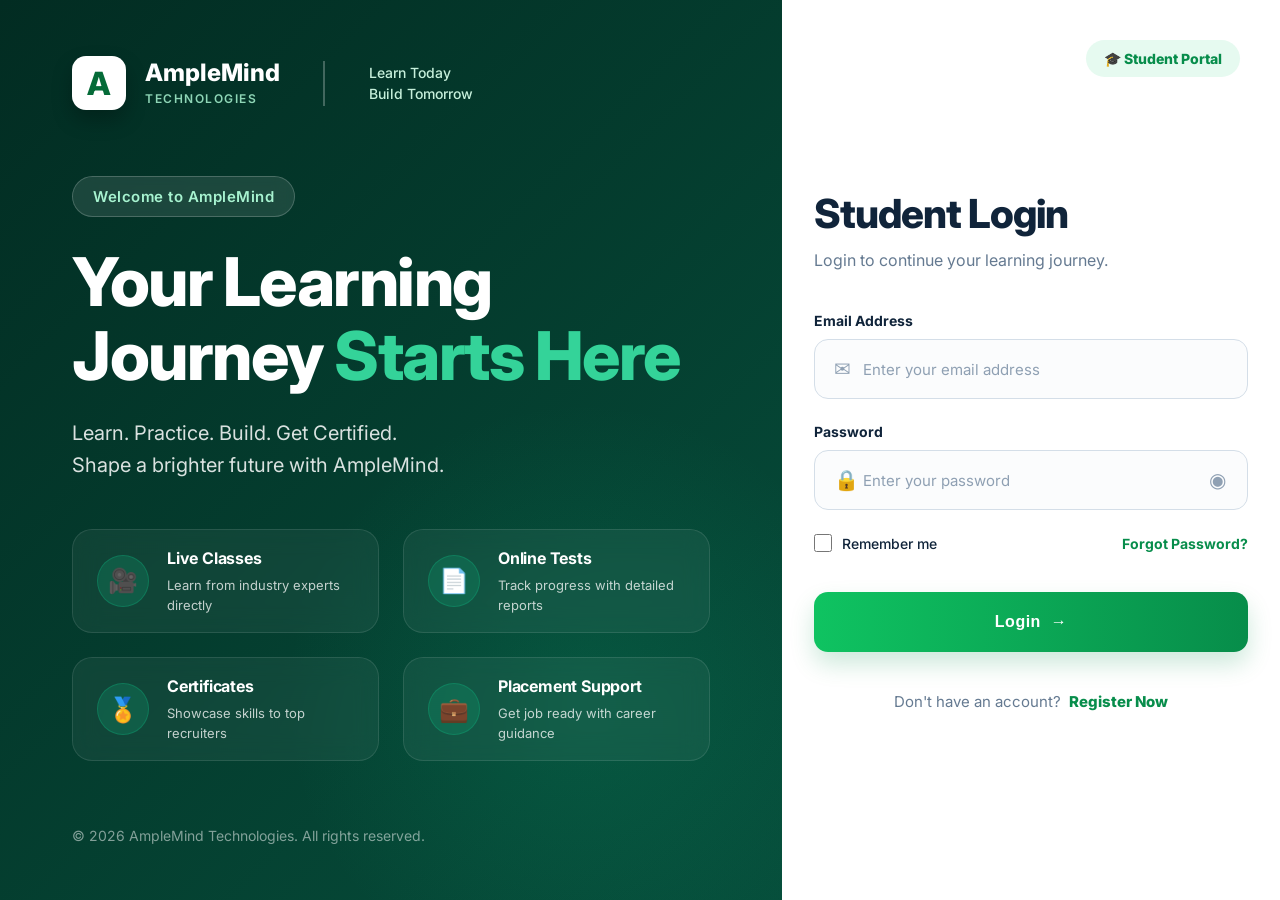
<file: frontend-live/student-login.html>
<!DOCTYPE html>
<html lang="en">
<head>
<meta charset="UTF-8">
<meta name="viewport" content="width=device-width, initial-scale=1.0, maximum-scale=1.0, user-scalable=0">
<meta name="theme-color" content="#022c22">
<title>Student Login | AmpleMind Technologies</title>
<link href="https://fonts.googleapis.com/css2?family=Inter:wght@400;500;600;700;800&display=swap" rel="stylesheet">
<style>
  :root {
    --primary: #078d4b;
    --text-dark: #10243a;
    --text-muted: #657a91;
    --white: #ffffff;
    --border: #d4dee8;
  }

  * { margin: 0; padding: 0; box-sizing: border-box; }

  body {
    font-family: 'Inter', sans-serif;
    background-color: var(--white);
    color: var(--text-dark);
    min-height: 100vh;
    -webkit-font-smoothing: antialiased;
  }

  .layout-wrapper {
    display: flex;
    min-height: 100vh;
    width: 100%;
  }

  /* ================= LEFT PANEL ================= */
  .left-panel {
    flex: 1.25;
    background: linear-gradient(135deg, #022c22 0%, #064e3b 100%);
    position: relative;
    display: flex;
    flex-direction: column;
    padding: 3.5rem 4.5rem;
    color: var(--white);
    overflow: hidden;
  }

  .left-panel::after {
    content: '';
    position: absolute;
    bottom: -150px;
    right: -150px;
    width: 700px;
    height: 700px;
    background: radial-gradient(circle, rgba(16, 185, 129, 0.15) 0%, transparent 60%);
    border-radius: 50%;
    z-index: 1;
  }

  .brand-header {
    display: flex;
    align-items: center;
    gap: 1.2rem;
    z-index: 10;
    margin-bottom: 3rem;
  }

  .logo-box {
    width: 54px;
    height: 54px;
    background: var(--white);
    color: #056b38;
    border-radius: 14px;
    display: flex;
    align-items: center;
    justify-content: center;
    font-size: 32px;
    font-weight: 800;
    box-shadow: 0 10px 20px rgba(0,0,0,0.25);
  }

  .logo-title { font-size: 24px; font-weight: 800; line-height: 1.1; }
  .logo-subtitle { font-size: 12px; font-weight: 600; letter-spacing: 1.5px; opacity: 0.85; margin-top: 4px; color: #a7f3d0; }
  
  .header-divider {
    width: 2px; height: 45px;
    background: rgba(255,255,255,0.25);
    margin: 0 1.5rem;
  }
  
  .header-slogan { font-size: 14px; line-height: 1.5; opacity: 0.95; font-weight: 500; color: #d1fae5; }

  .hero-content {
    flex: 1;
    display: flex;
    flex-direction: column;
    justify-content: center;
    width: 100%;
    max-width: 850px;
    position: relative;
    z-index: 10;
  }

  .welcome-badge {
    align-self: flex-start;
    padding: 10px 20px;
    background: rgba(255,255,255,0.1);
    border: 1px solid rgba(255,255,255,0.2);
    border-radius: 30px;
    font-size: 15px;
    font-weight: 600;
    margin-bottom: 28px;
    backdrop-filter: blur(10px);
    letter-spacing: 0.5px;
    color: #a7f3d0;
  }

  .hero-title {
    font-size: 4.2rem;
    font-weight: 800;
    line-height: 1.1;
    letter-spacing: -1.5px;
    margin-bottom: 24px;
  }

  .hero-title span { color: #34d399; }

  .hero-desc {
    font-size: 1.25rem;
    line-height: 1.6;
    color: rgba(255,255,255,0.85);
    margin-bottom: 48px;
    max-width: 600px;
  }

  .features-grid {
    display: grid;
    grid-template-columns: repeat(auto-fit, minmax(300px, 1fr));
    gap: 24px;
    width: 100%;
  }

  .feature-card {
    display: flex;
    align-items: center;
    gap: 18px;
    padding: 18px 24px;
    background: rgba(255, 255, 255, 0.05);
    border: 1px solid rgba(255,255,255,0.1);
    border-radius: 20px;
    backdrop-filter: blur(12px);
    transition: transform 0.3s, background 0.3s;
  }

  .feature-card:hover { 
    transform: translateY(-5px); 
    background: rgba(255, 255, 255, 0.08);
    border-color: rgba(255,255,255,0.2);
  }

  .feat-icon {
    width: 52px; height: 52px;
    background: rgba(16, 185, 129, 0.2);
    border: 1px solid rgba(16, 185, 129, 0.3);
    border-radius: 50%;
    display: flex;
    align-items: center;
    justify-content: center;
    font-size: 24px;
    flex-shrink: 0;
    color: #34d399;
  }

  .feat-text strong { display: block; font-size: 16px; margin-bottom: 6px; letter-spacing: -0.2px; }
  .feat-text small { font-size: 13px; opacity: 0.75; line-height: 1.4; }

  .footer-left {
    z-index: 10;
    font-size: 14px;
    color: rgba(255,255,255,0.5);
    margin-top: 3rem;
  }

  /* ================= RIGHT PANEL (FORM) ================= */
  .right-panel {
    flex: 0.85;
    display: flex;
    align-items: center;
    justify-content: center;
    padding: 2rem;
    position: relative;
    background: var(--white);
  }

  .form-container {
    width: 100%;
    max-width: 440px;
  }

  .portal-tag {
    position: absolute;
    top: 2.5rem;
    right: 2.5rem;
    display: flex;
    align-items: center;
    gap: 8px;
    padding: 10px 18px;
    background: #e6faf0;
    color: var(--primary);
    font-size: 14px;
    font-weight: 800;
    border-radius: 30px;
  }

  .form-header { margin-bottom: 2.5rem; }
  .form-title { font-size: 2.5rem; font-weight: 800; color: var(--text-dark); letter-spacing: -1px; margin-bottom: 10px; }
  .form-subtitle { font-size: 16px; color: var(--text-muted); line-height: 1.5; }

  .input-group { margin-bottom: 1.5rem; }
  .input-label { display: block; font-size: 14px; font-weight: 700; color: var(--text-dark); margin-bottom: 10px; }
  
  .input-wrapper { position: relative; }

  .input-icon {
    position: absolute;
    left: 20px; top: 50%;
    transform: translateY(-50%);
    color: #8fa0b3;
    font-size: 20px;
  }

  .input-field {
    width: 100%;
    height: 60px;
    padding: 0 48px;
    font-size: 15px;
    font-family: 'Inter', sans-serif;
    color: var(--text-dark);
    background: #fbfcfd;
    border: 1px solid var(--border);
    border-radius: 14px;
    transition: all 0.25s ease;
  }

  .input-field::placeholder { color: #8fa0b3; }
  .input-field:focus { outline: none; background: var(--white); border-color: var(--primary); box-shadow: 0 0 0 4px rgba(7, 141, 75, 0.1); }

  .eye-btn {
    position: absolute;
    right: 18px; top: 50%;
    transform: translateY(-50%);
    background: none; border: none;
    color: #8fa0b3;
    font-size: 20px;
    cursor: pointer;
    padding: 4px;
  }
  .eye-btn:hover { color: var(--text-dark); }

  .form-options {
    display: flex;
    justify-content: space-between;
    align-items: center;
    margin-bottom: 2.5rem;
  }

  .remember-wrap { display: flex; align-items: center; gap: 10px; cursor: pointer; font-size: 14px; color: var(--text-dark); font-weight: 500; }
  .remember-wrap input { width: 18px; height: 18px; accent-color: var(--primary); cursor: pointer; }
  
  .forgot-link { font-size: 14px; font-weight: 700; color: var(--primary); text-decoration: none; }
  .forgot-link:hover { text-decoration: underline; }

  .btn-login {
    width: 100%;
    height: 60px;
    background: linear-gradient(90deg, #0fc361, #078d4a);
    color: var(--white);
    border: none;
    border-radius: 14px;
    font-size: 16px;
    font-weight: 800;
    cursor: pointer;
    box-shadow: 0 12px 25px rgba(7, 143, 74, 0.2);
    transition: all 0.3s ease;
    display: flex;
    justify-content: center;
    align-items: center;
    gap: 8px;
    letter-spacing: 0.5px;
  }

  .btn-login:hover { transform: translateY(-2px); box-shadow: 0 15px 30px rgba(7, 143, 74, 0.3); }
  .btn-login:disabled { opacity: 0.7; cursor: not-allowed; transform: none; }

  .register-text { text-align: center; margin-top: 2.5rem; font-size: 15px; color: var(--text-muted); }
  .register-text a { color: var(--primary); font-weight: 800; text-decoration: none; margin-left: 4px; }
  .register-text a:hover { text-decoration: underline; }

  .spinner {
    width: 20px; height: 20px;
    border: 3px solid rgba(255,255,255,0.4);
    border-top-color: var(--white);
    border-radius: 50%;
    animation: spin 0.8s linear infinite;
  }
  @keyframes spin { 100% { transform: rotate(360deg); } }
  
  /* Mobile specific footer */
  .mobile-footer {
    display: none;
  }

  /* ================= TOAST ================= */
  .toast {
    position: fixed;
    top: 24px; right: 24px;
    z-index: 9999;
    display: flex;
    align-items: center;
    gap: 12px;
    background: var(--white);
    padding: 16px 20px;
    border-radius: 16px;
    box-shadow: 0 10px 40px rgba(0,0,0,0.1);
    border-left: 4px solid var(--primary);
    transform: translateX(120%);
    opacity: 0;
    transition: all 0.4s ease;
    width: max-content;
    max-width: 90vw;
  }
  .toast.show { transform: translateX(0); opacity: 1; }
  .toast.error { border-left-color: #e5484d; }
  
  .toast-icon {
    width: 28px; height: 28px;
    border-radius: 50%;
    display: flex; align-items: center; justify-content: center;
    background: #e8faef; color: var(--primary);
    font-weight: 900;
  }
  .toast.error .toast-icon { background: #ffeded; color: #e5484d; }
  .toast-msg { font-size: 14px; font-weight: 600; color: var(--text-dark); }

  /* ================= RESPONSIVE ================= */
  @media (max-width: 1100px) {
    .layout-wrapper { flex-direction: column; }
    
    .left-panel {
      flex: none;
      padding: 3rem;
      border-radius: 0 0 30px 30px;
    }
    
    .header-divider, .header-slogan { display: none; }
    .hero-content { margin: 1rem 0 0 0; }
    .hero-title { font-size: 3.2rem; }
    
    /* Copyright handling for mobile - Moves to absolute bottom of page */
    .footer-left { display: none; }
    .mobile-footer {
      display: block;
      position: absolute;
      bottom: 20px;
      left: 0;
      width: 100%;
      text-align: center;
      color: var(--text-muted);
      font-size: 12px;
      white-space: nowrap; /* Ensures it stays on 1 line */
    }
    
    .right-panel { 
      padding: 4rem 2rem 6rem; /* Extra padding at bottom so form doesn't hit footer */
      align-items: flex-start; 
    }
    .portal-tag { top: 1.5rem; right: 1.5rem; }
  }

  @media (max-width: 600px) {
    .left-panel { padding: 2rem 1.5rem; }
    
    .logo-box { width: 44px; height: 44px; font-size: 24px; }
    .logo-title { font-size: 20px; }
    .logo-subtitle { font-size: 10px; }
    .brand-header { margin-bottom: 2rem; }
    
    .welcome-badge { font-size: 13px; padding: 8px 14px; margin-bottom: 20px; }
    .hero-title { font-size: 2.4rem; }
    .hero-desc { font-size: 15px; margin-bottom: 30px; }
    
    .features-grid { grid-template-columns: 1fr; gap: 16px; } 
    
    .right-panel { padding: 3rem 1.5rem 5.5rem; }
    .portal-tag { display: none; } 
    
    .form-title { font-size: 2.2rem; }
    .input-field { font-size: 16px; }
    
    .toast { top: 16px; right: 16px; left: 16px; width: auto; }
    
    /* Force 1 line perfectly on very small phones */
    .mobile-footer { font-size: 11px; bottom: 15px; }
  }
</style>
</head>
<body>

<div class="layout-wrapper">
  
  <!-- LEFT PANEL -->
  <div class="left-panel">
    
    <div class="brand-header">
      <div class="logo-box">A</div>
      <div>
        <div class="logo-title">AmpleMind</div>
        <div class="logo-subtitle">TECHNOLOGIES</div>
      </div>
      <div class="header-divider"></div>
      <div class="header-slogan">Learn Today<br>Build Tomorrow</div>
    </div>

    <div class="hero-content">
      <div class="welcome-badge">Welcome to AmpleMind</div>
      <h1 class="hero-title">Your Learning<br>Journey <span>Starts Here</span></h1>
      <p class="hero-desc">Learn. Practice. Build. Get Certified.<br>Shape a brighter future with AmpleMind.</p>
      
      <div class="features-grid">
        <div class="feature-card">
          <div class="feat-icon">🎥</div>
          <div class="feat-text">
            <strong>Live Classes</strong>
            <small>Learn from industry experts directly</small>
          </div>
        </div>
        <div class="feature-card">
          <div class="feat-icon">📄</div>
          <div class="feat-text">
            <strong>Online Tests</strong>
            <small>Track progress with detailed reports</small>
          </div>
        </div>
        <div class="feature-card">
          <div class="feat-icon">🏅</div>
          <div class="feat-text">
            <strong>Certificates</strong>
            <small>Showcase skills to top recruiters</small>
          </div>
        </div>
        <div class="feature-card">
          <div class="feat-icon">💼</div>
          <div class="feat-text">
            <strong>Placement Support</strong>
            <small>Get job ready with career guidance</small>
          </div>
        </div>
      </div>
    </div>

    <!-- Desktop Copyright -->
    <div class="footer-left">
      © 2026 AmpleMind Technologies. All rights reserved.
    </div>

  </div>

  <!-- RIGHT PANEL (FORM) -->
  <div class="right-panel">
    <div class="portal-tag">🎓 Student Portal</div>
    
    <div class="form-container">
      <div class="form-header">
        <h2 class="form-title">Student Login</h2>
        <p class="form-subtitle">Login to continue your learning journey.</p>
      </div>

      <form id="loginForm">
        
        <div class="input-group">
          <label for="email" class="input-label">Email Address</label>
          <div class="input-wrapper">
            <span class="input-icon">✉</span>
            <input type="email" id="email" class="input-field" placeholder="Enter your email address" required autocomplete="email">
          </div>
        </div>

        <div class="input-group">
          <label for="password" class="input-label">Password</label>
          <div class="input-wrapper">
            <span class="input-icon">🔒</span>
            <input type="password" id="password" class="input-field" placeholder="Enter your password" required autocomplete="current-password">
            <button type="button" class="eye-btn" id="togglePassword">◉</button>
          </div>
        </div>

        <div class="form-options">
          <label class="remember-wrap">
            <input type="checkbox"> Remember me
          </label>
          <a href="/forgot-password" class="forgot-link">Forgot Password?</a>
        </div>

        <button type="submit" class="btn-login" id="loginBtn">
          Login &nbsp;→
        </button>
      </form>

      <div class="register-text">
        Don't have an account? <a href="/student-register">Register Now</a>
      </div>
    </div>
    
    <!-- Mobile specific footer at the absolute bottom -->
    <div class="mobile-footer">© 2026 AmpleMind Technologies. All rights reserved.</div>

  </div>

</div>

<!-- TOAST -->
<div class="toast" id="toast">
  <div class="toast-icon" id="toastIcon">✓</div>
  <div class="toast-msg" id="toastText"></div>
</div>

<!-- SCRIPT -->
<script>
  const API_URL = "https://amplemindtechnologies.com/api/auth/student-login";
  const form = document.getElementById("loginForm");
  const email = document.getElementById("email");
  const password = document.getElementById("password");
  const loginBtn = document.getElementById("loginBtn");
  const togglePassword = document.getElementById("togglePassword");
  const toast = document.getElementById("toast");
  const toastIcon = document.getElementById("toastIcon");
  const toastText = document.getElementById("toastText");
  let toastTimer = null;

  function showToast(message, type) {
    clearTimeout(toastTimer);
    toastText.textContent = message;
    if (type === "error") {
      toast.classList.add("error");
      toastIcon.textContent = "!";
    } else {
      toast.classList.remove("error");
      toastIcon.textContent = "✓";
    }
    toast.classList.add("show");
    toastTimer = setTimeout(() => {
      toast.classList.remove("show");
    }, 3500);
  }

  togglePassword.addEventListener("click", () => {
    if (password.type === "password") {
      password.type = "text";
      togglePassword.style.color = "var(--text-dark)";
    } else {
      password.type = "password";
      togglePassword.style.color = "#8fa0b3";
    }
  });

  form.addEventListener("submit", async (event) => {
    event.preventDefault();
    const emailValue = email.value.trim();
    const passwordValue = password.value;
    
    if (!emailValue || !passwordValue) {
      showToast("Please enter your email and password.", "error");
      return;
    }
    
    loginBtn.disabled = true;
    loginBtn.innerHTML = '<div class="spinner"></div> Signing in...';
    
    try {
      const response = await fetch(API_URL, {
        method: "POST",
        headers: { "Content-Type": "application/json" },
        body: JSON.stringify({ email: emailValue, password: passwordValue })
      });
      
      let data = {};
      try { data = await response.json(); } catch (error) { data = {}; }
      
      if (!response.ok || !data.success) {
        showToast(data.message || "Invalid Email or Password", "error");
        loginBtn.disabled = false;
        loginBtn.innerHTML = "Login &nbsp;→";
        return;
      }
      
      localStorage.setItem("studentToken", data.token);
      localStorage.setItem("student", JSON.stringify(data.student));
      
      showToast("Login successful! Redirecting...", "success");
      
      setTimeout(() => {
        window.location.href = "/student-dashboard";
      }, 1000);
      
    } catch (error) {
      showToast("Unable to connect to server. Please try again.", "error");
      loginBtn.disabled = false;
      loginBtn.innerHTML = "Login &nbsp;→";
    }
  });
</script>
</body>
</html>
</file>
